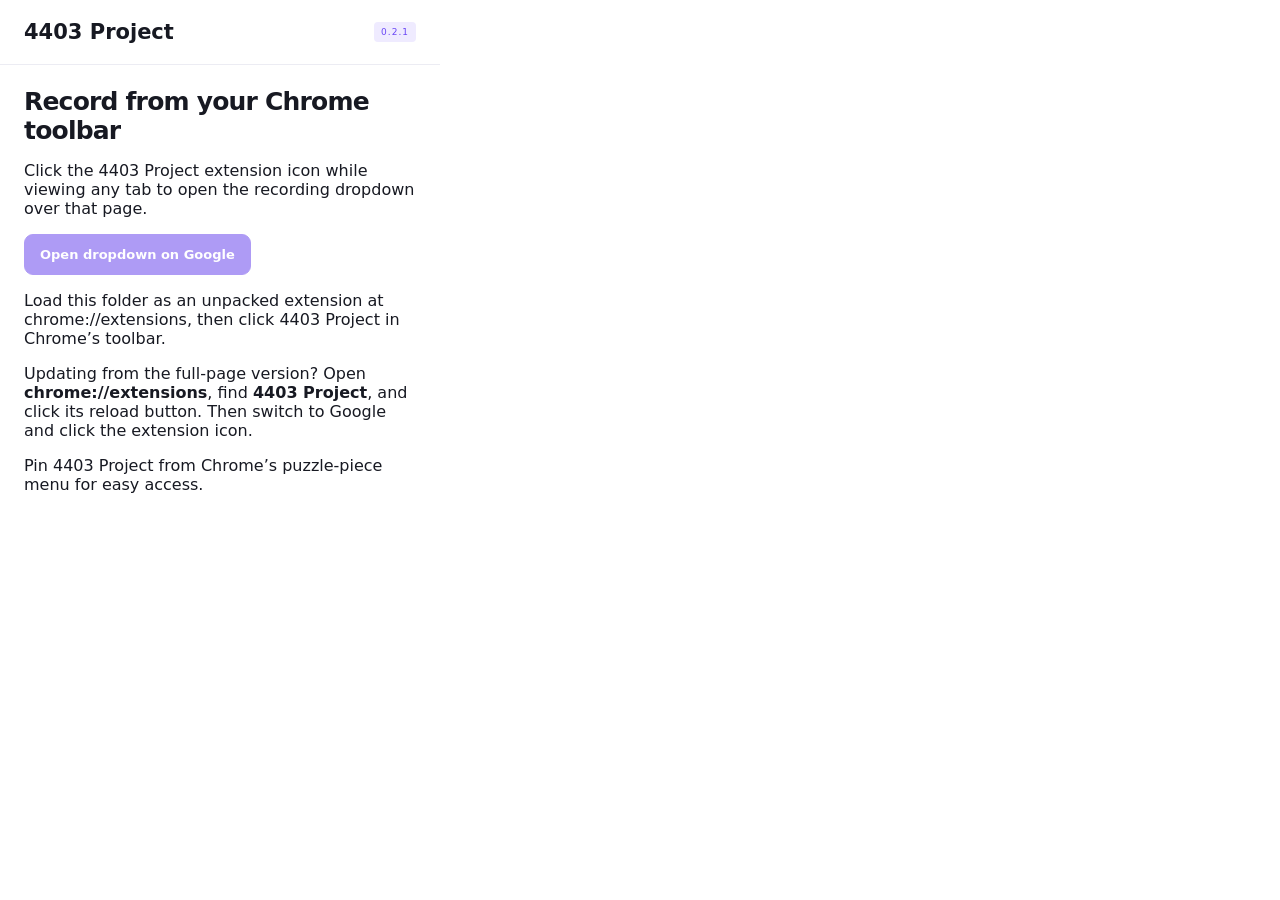
<file: index.html>
<!doctype html>
<html lang="en"><head><meta charset="utf-8"><meta name="viewport" content="width=device-width,initial-scale=1"><title>4403 Project · Open dropdown</title><link rel="stylesheet" href="styles.css"></head>
<body><header><strong>4403 Project</strong><span class="alpha">0.2.1</span></header><main><h1>Record from your Chrome toolbar</h1><p>Click the 4403 Project extension icon while viewing any tab to open the recording dropdown over that page.</p><button id="open-dropdown" class="primary">Open dropdown on Google</button><p id="result" role="status"></p><p>Updating from the full-page version? Open <strong>chrome://extensions</strong>, find <strong>4403 Project</strong>, and click its reload button. Then switch to Google and click the extension icon.</p><p>Pin 4403 Project from Chrome’s puzzle-piece menu for easy access.</p></main><script src="launcher.js" type="module"></script></body></html>
</file>
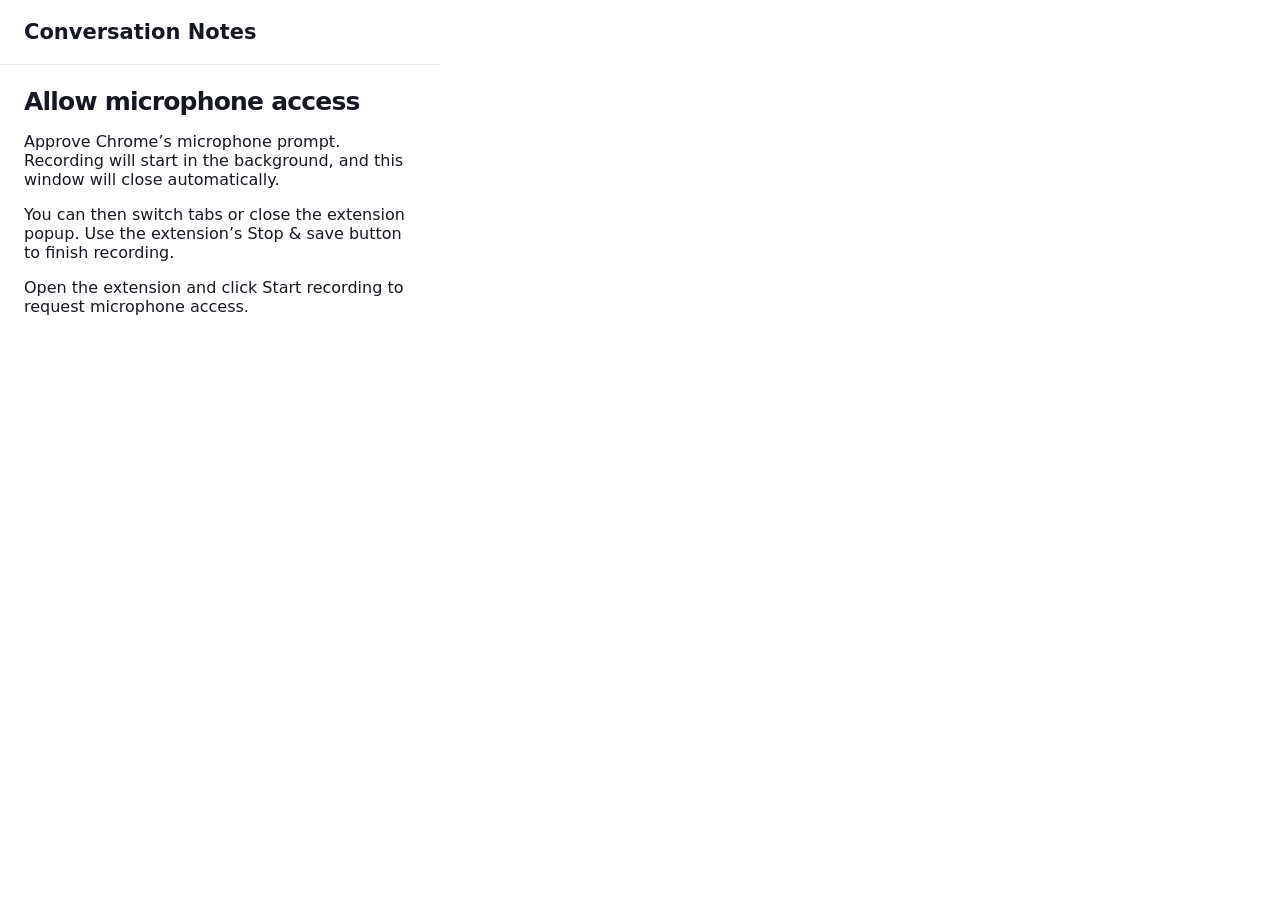
<file: microphone.html>
<!doctype html><html lang="en"><head><meta charset="utf-8"><meta name="viewport" content="width=device-width,initial-scale=1"><title>Conversation Notes · Microphone permission</title><link rel="stylesheet" href="styles.css"></head><body><header><strong>Conversation Notes</strong></header><main><h1>Allow microphone access</h1><p>Approve Chrome’s microphone prompt. Recording will start in the background, and this window will close automatically.</p><p>You can then switch tabs or close the extension popup. Use the extension’s Stop &amp; save button to finish recording.</p><button id="allow" class="primary" hidden>Retry microphone access</button><p id="result" role="status">Waiting for microphone permission…</p></main><script src="microphone.js"></script></body></html>
</file>
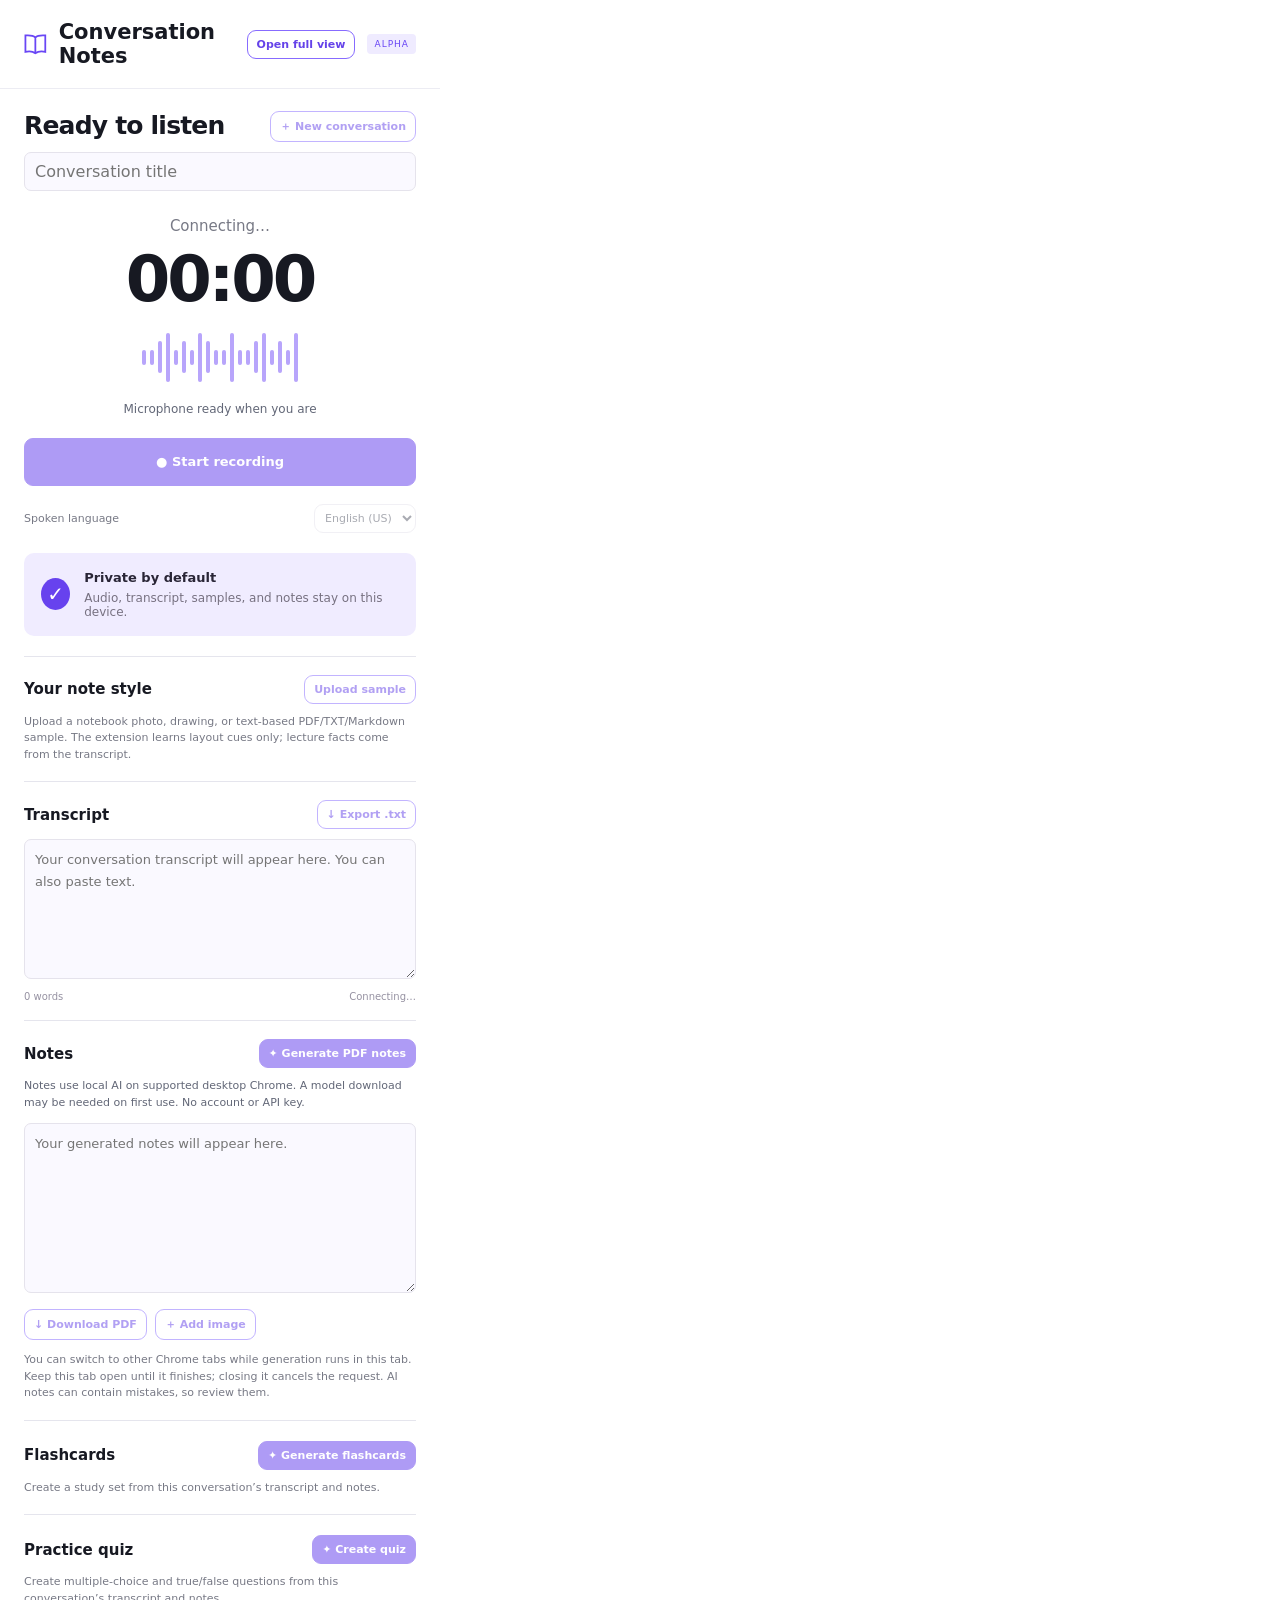
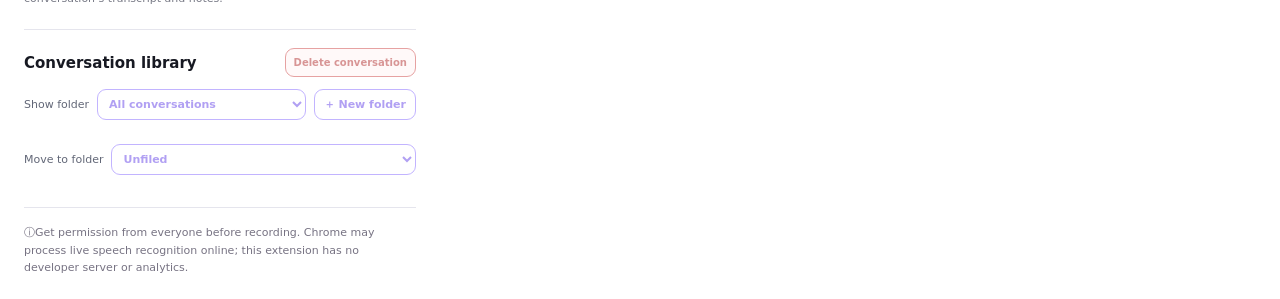
<file: popup.html>
<!doctype html>
<html lang="en"><head><meta charset="utf-8"><meta name="viewport" content="width=device-width,initial-scale=1"><title>Conversation Notes</title><link rel="stylesheet" href="styles.css"></head>
<body>
<header><svg class="book" viewBox="0 0 32 32" fill="none" stroke="currentColor" stroke-width="2.5" aria-hidden="true"><path d="M16 7C12 3 6 4 2 4v23c5-1 10-1 14 2 4-3 9-3 14-2V4c-4 0-10-1-14 3Zm0 0v22"/></svg><strong>Conversation Notes</strong><button id="open-full-view" class="small" type="button">Open full view</button><span class="alpha">ALPHA</span></header>
<main>
  <div class="heading"><h1 id="heading">Ready to listen</h1><button id="new" class="small" disabled>＋ New conversation</button></div>
  <input id="title" aria-label="conversation title" maxlength="160" placeholder="Conversation title" disabled>
  <section class="capture" aria-label="Conversation recording"><div id="status" role="status">Connecting…</div><div id="timer">00:00</div><div class="wave" aria-hidden="true"><i></i><i></i><i></i><i></i><i></i><i></i><i></i><i></i><i></i><i></i><i></i><i></i><i></i><i></i><i></i><i></i><i></i><i></i><i></i><i></i></div><div id="microphone">Microphone ready when you are</div><div class="record-controls"><button id="record" class="primary" disabled>● Start recording</button><button id="pause" hidden>Ⅱ Pause</button><button id="stop" class="primary" hidden>■ Stop & save</button></div><div class="language-row"><label for="language">Spoken language</label><select id="language" disabled><option value="en-US">English (US)</option><option value="en-GB">English (UK)</option><option value="es-ES">Spanish</option><option value="fr-FR">French</option><option value="de-DE">German</option><option value="hi-IN">Hindi</option></select></div></section>
  <p id="message" class="message" role="alert" hidden></p><button id="setup" class="small" hidden>Enable microphone access</button>
  <div class="notice"><span class="check">✓</span><div><strong>Private by default</strong><p>Audio, transcript, samples, and notes stay on this device.</p></div></div>
  <section class="style-area"><div class="section-heading"><h2>Your note style</h2><button id="upload-style" class="small" type="button" disabled>Upload sample</button><input id="style-file" type="file" accept=".jpg,.jpeg,.png,.webp,.txt,.md,.pdf,image/jpeg,image/png,image/webp,text/plain,text/markdown,application/pdf" hidden></div><p id="style-status" class="help">Upload a notebook photo, drawing, or text-based PDF/TXT/Markdown sample. The extension learns layout cues only; lecture facts come from the transcript.</p><figure id="sample-preview" hidden><img id="sample-image" alt="Your uploaded notes style reference"><figcaption id="sample-caption"></figcaption></figure><button id="clear-style" class="small" hidden>Remove sample</button></section>
  <section class="transcript-area"><div class="section-heading"><h2>Transcript</h2><button id="export" class="small" disabled>↓ Export .txt</button></div><textarea id="transcript" aria-label="Editable transcript" placeholder="Your conversation transcript will appear here. You can also paste text." disabled></textarea><p id="interim" aria-live="polite"></p><div class="editor-footer"><span id="words">0 words</span><span id="saved">Connecting…</span></div></section>
  <section class="notes-area"><div class="section-heading"><h2>Notes</h2><button id="generate" class="small primary" disabled>✦ Generate PDF notes</button></div><div id="ai-status" class="help" role="status" aria-live="polite">Notes use local AI on supported desktop Chrome. A model download may be needed on first use. No account or API key.</div><progress id="ai-progress" max="100" aria-label="Local AI model download" hidden></progress><button id="cancel-ai" class="small" hidden>Cancel</button><pre id="notes-live" class="notes-live" aria-label="Notes being written" hidden></pre><textarea id="notes" aria-label="Editable generated notes" placeholder="Your generated notes will appear here." disabled></textarea><div class="pdf-actions"><button id="download-pdf" class="small" disabled>↓ Download PDF</button><button id="add-figure" class="small" disabled>＋ Add image</button><input id="figure-file" type="file" accept="image/jpeg,image/png,image/webp" hidden></div><div id="figures" aria-label="Images included in the PDF"></div><p class="help">You can switch to other Chrome tabs while generation runs in this tab. Keep this tab open until it finishes; closing it cancels the request. AI notes can contain mistakes, so review them.</p></section>
  <section class="flashcards-area"><div class="section-heading"><h2>Flashcards</h2><button id="generate-flashcards" class="small primary" disabled>✦ Generate flashcards</button></div><p id="flashcards-status" class="help" role="status" aria-live="polite">Create a study set from this conversation’s transcript and notes.</p><div id="flashcard-study" hidden><button id="flashcard-card" class="flashcard" type="button" aria-label="Flashcard. Click to reveal the answer." aria-pressed="false"><span class="flashcard-label" id="flashcard-label">TERM / QUESTION</span><span class="flashcard-text" id="flashcard-text"></span><span class="flashcard-hint" id="flashcard-hint">Click card to flip</span></button><div class="flashcard-progress"><span id="flashcard-count"></span><span id="flashcard-side">Front</span></div><div class="flashcard-controls"><button id="flashcard-prev" class="small">← Previous</button><button id="flashcard-shuffle" class="small">⇄ Shuffle</button><button id="flashcard-next" class="small">Next →</button></div><button id="export-flashcards" class="small">↓ Export set</button></div></section>
  <section class="quiz-area"><div class="section-heading"><h2>Practice quiz</h2><button id="generate-quiz" class="small primary" disabled>✦ Create quiz</button></div><p id="quiz-status" class="help" role="status" aria-live="polite">Create multiple-choice and true/false questions from this conversation’s transcript and notes.</p><div id="quiz-game" hidden><div class="quiz-progress"><span id="quiz-count"></span><span id="quiz-score"></span></div><h3 id="quiz-question"></h3><div id="quiz-options" role="group" aria-label="Answer choices"></div><p id="quiz-feedback" class="quiz-feedback" role="status" aria-live="polite" hidden></p><div class="quiz-controls"><button id="quiz-prev" class="small">← Previous</button><button id="quiz-submit" class="small primary">Check answer</button><button id="quiz-next" class="small">Next →</button></div><div id="quiz-results" class="quiz-results" hidden><strong id="quiz-result-score"></strong><p id="quiz-result-message"></p><button id="quiz-retake" class="small">↻ Retake quiz</button></div></div></section>
  <section id="audio-area" hidden><h2>Conversation audio</h2><audio id="audio" controls></audio><button id="download-audio" class="small">↓ Download audio</button></section>
  <section class="library"><div class="section-heading"><h2>Conversation library</h2><button id="delete" class="danger" disabled>Delete conversation</button></div><div class="folder-toolbar"><label for="folder-filter">Show folder</label><select id="folder-filter" disabled><option value="all">All conversations</option></select><button id="create-folder" class="small" disabled>＋ New folder</button></div><div class="folder-actions"><button id="rename-folder" class="small" hidden>Rename folder</button><button id="delete-folder" class="small danger" hidden>Delete folder</button></div><div class="folder-toolbar"><label for="conversation-folder">Move to folder</label><select id="conversation-folder" disabled><option value="">Unfiled</option></select></div><p id="library-empty" class="help" hidden>No conversations in this folder.</p><nav id="lectures" aria-label="Saved conversations"></nav></section>
  <footer><span>ⓘ</span>Get permission from everyone before recording. Chrome may process live speech recognition online; this extension has no developer server or analytics.</footer>
</main><script src="popup.js" type="module"></script></body></html>
</file>
<file: styles.css>
:root{font-family:Inter,ui-sans-serif,system-ui,sans-serif;color:#171922;background:#fff}*{box-sizing:border-box}body{margin:0;width:440px;max-height:590px;overflow-y:auto}header{display:flex;align-items:center;gap:12px;padding:20px 24px;border-bottom:1px solid #ececf3;position:sticky;top:0;z-index:1;background:#fff}header strong{font-size:21px}.book{color:#6946f5;width:30px;height:30px}.alpha{margin-left:auto;font-size:9px;letter-spacing:1px;background:#efebff;color:#6946f5;padding:5px 7px;border-radius:4px}main{padding:22px 24px}.heading,.section-heading{display:flex;gap:12px;align-items:start;justify-content:space-between}.section-heading{align-items:center;margin:18px 0 10px}h1{font-size:25px;letter-spacing:-.8px;margin:0 0 12px;font-weight:750}h2{font-size:15px;margin:0}label,.help{font-size:11px;color:#777985}input,textarea{font:13px system-ui;width:100%;color:#3d4050;border:1px solid #e5e3ec;border-radius:7px;padding:9px 10px;background:#faf9ff}input{font-size:16px}button,select{font:13px system-ui;cursor:pointer;border:1.5px solid #876bff;border-radius:9px;background:#fff;color:#6543e9;padding:12px 15px;font-weight:600}button:hover{background:#f3efff}button:disabled,select:disabled{opacity:.5;cursor:not-allowed}.primary{background:#6039ec;color:#fff;border-color:#6039ec}.small{font-size:11px;padding:7px 9px;white-space:nowrap}.capture{text-align:center;padding-top:26px}#status{font-size:15px;color:#777985}body.recording #status{color:#d43b35}#timer{font-size:64px;line-height:1.4;font-weight:780;letter-spacing:-3px;font-variant-numeric:tabular-nums}.wave{height:65px;display:flex;align-items:center;justify-content:center;gap:4px}.wave i{height:15px;width:4px;border-radius:4px;background:#b8a5fb}.wave i:nth-child(3n){height:32px}.wave i:nth-child(4n){height:49px}.recording:not(.paused) .wave i{background:#9577f7;animation:pulse .75s ease-in-out infinite alternate}@keyframes pulse{to{height:9px}}#microphone{font-size:12px;color:#626777;margin:12px 0 22px}.record-controls{display:flex;gap:12px;justify-content:center}.record-controls button{flex:1;min-height:48px}.language-row{display:flex;justify-content:space-between;align-items:center;margin:18px 0}.language-row label{margin:0}.language-row select{font-size:11px;padding:6px;border-color:#e5e3ec;color:#565a68;font-weight:400}.notice{display:flex;align-items:center;gap:14px;background:#f0ecff;border-radius:10px;padding:17px;margin:20px 0;color:#292536;font-size:13px}.notice p{margin:6px 0 0;color:#777181;font-size:12px}.check{border-radius:50%;background:#6742ee;color:#fff;width:32px;height:32px;display:grid;place-items:center;font-size:20px}.style-area,.transcript-area,.notes-area{border-top:1px solid #e5e5ed;margin-top:18px}.upload{display:inline-flex;align-items:center;margin:0}.help{line-height:1.5;margin:6px 0 12px}textarea{min-height:140px;resize:vertical;line-height:1.7}#notes{min-height:170px}#interim{font-size:12px;color:#8a7eab;font-style:italic;margin:8px 0}.editor-footer{display:flex;justify-content:space-between;font-size:10px;color:#9692a2}.message{background:#fff1dc;color:#765623;font-size:12px;line-height:1.6;padding:12px;border-radius:8px}#setup{margin-top:5px}.library{border-top:1px solid #e5e5ed;margin-top:22px}.danger{border-color:#cf4747;background:#fff5f5;color:#b32e2e;font-size:10px;padding:8px}nav{max-height:150px;overflow:auto}nav button{display:block;width:100%;text-align:left;color:#53515f;border:0;margin:4px 0;padding:10px;font-weight:400}nav button.active{background:#f0ecff;color:#6039ec}nav strong{display:block;overflow:hidden;text-overflow:ellipsis;white-space:nowrap;font-size:12px}nav small{display:block;font-size:10px;color:#8b8596;margin-top:4px}audio{width:100%;height:35px;margin:10px 0}footer{border-top:1px solid #e5e5ed;padding-top:16px;margin-top:20px;font-size:11px;line-height:1.6;color:#777383}button:focus-visible,input:focus-visible,textarea:focus-visible,select:focus-visible{outline:2px solid #7152ed;outline-offset:3px}[hidden]{display:none!important}@media(prefers-reduced-motion:reduce){.wave i{animation:none!important}}

.folder-toolbar{display:flex;align-items:center;gap:8px;margin:12px 0}.folder-toolbar label{flex-shrink:0}.folder-toolbar select{min-width:0;flex:1;padding:7px;font-size:11px}.folder-actions{display:flex;gap:8px;flex-wrap:wrap}.folder-toolbar select option{color:#3d4050}.folder-toolbar label{color:#626777}

#ai-progress{width:100%;height:8px;accent-color:#6039ec;margin:4px 0 10px}#cancel-ai{margin-bottom:10px}#ai-status{color:#626777;min-height:32px}

#sample-preview{margin:10px 0}#sample-image{display:block;max-width:100%;max-height:220px;object-fit:contain;border:1px solid #e5e3ec;border-radius:8px}#sample-caption{font-size:11px;color:#777985;margin-top:6px;overflow-wrap:anywhere}#clear-style{margin-bottom:10px}

.pdf-actions{display:flex;gap:8px;margin:12px 0;flex-wrap:wrap}.notes-live{white-space:pre-wrap;font:12px/1.6 system-ui;background:#faf9ff;padding:12px;max-height:220px;overflow:auto;border-radius:8px}.note-figure{margin:12px 0;padding:10px;border:1px solid #e5e3ec;border-radius:8px}.note-figure img{display:block;max-width:100%;max-height:160px;object-fit:contain;margin-bottom:8px}.note-figure input{font-size:12px;margin-bottom:8px}
.flashcards-area{border-top:1px solid #e5e5ed;margin-top:18px;padding-top:2px}.flashcard{width:100%;min-height:185px;margin:8px 0 6px;padding:22px;display:flex;flex-direction:column;align-items:center;justify-content:center;gap:13px;border:1px solid #e4def8;border-radius:14px;background:linear-gradient(145deg,#faf8ff,#f1edff);color:#252139;text-align:center;white-space:normal;box-shadow:0 5px 18px #34226b12}.flashcard:hover{background:linear-gradient(145deg,#f7f3ff,#eae4ff)}.flashcard.is-flipped{background:linear-gradient(145deg,#f4f9ff,#eaf3ff);border-color:#d7e6fa}.flashcard-label{font-size:10px;letter-spacing:1.4px;color:#765de0;text-transform:uppercase}.flashcard-text{font-size:17px;line-height:1.5;font-weight:650;overflow-wrap:anywhere}.flashcard-hint{font-size:10px;color:#89849a;font-weight:400}.flashcard-progress{display:flex;justify-content:space-between;color:#777383;font-size:11px;margin:0 2px 10px}.flashcard-controls{display:flex;gap:7px;margin-bottom:9px}.flashcard-controls button{flex:1;padding:9px 7px}.flashcards-area #export-flashcards{display:block;margin-left:auto}.flashcards-area .stale{color:#875516;background:#fff6e7;border-radius:7px;padding:9px}
.quiz-area{border-top:1px solid #e5e5ed;margin-top:18px;padding-top:2px}.quiz-area .stale{color:#875516;background:#fff6e7;border-radius:7px;padding:9px}.quiz-progress{display:flex;justify-content:space-between;font-size:11px;color:#777383;margin:8px 0}.quiz-area h3{font-size:15px;line-height:1.5;margin:10px 0}.quiz-option{display:block;width:100%;text-align:left;margin:7px 0;padding:10px 12px;border-color:#e5e3ec;color:#454252;font-weight:450;white-space:normal;line-height:1.4}.quiz-option.selected{border-color:#7958ed;background:#f1edff;color:#4d32bb}.quiz-option.correct{border-color:#53a77c;background:#edfaf2;color:#22623e}.quiz-option.incorrect{border-color:#d67b7b;background:#fff0f0;color:#923535}.quiz-option:disabled{opacity:1;cursor:default}.quiz-feedback{padding:10px 12px;border-radius:8px;font-size:12px;line-height:1.5;background:#f3f2f7;color:#454252}.quiz-feedback.correct{background:#edfaf2;color:#22623e}.quiz-feedback.incorrect{background:#fff0f0;color:#923535}.quiz-controls{display:flex;justify-content:space-between;gap:7px;margin:12px 0}.quiz-controls #quiz-submit{flex:1}.quiz-results{background:#f6f3ff;border-radius:10px;padding:14px;margin:12px 0;text-align:center}.quiz-results strong{font-size:20px;color:#6039ec}.quiz-results p{font-size:12px;color:#646172;line-height:1.5}
body.full-view{width:min(100%,960px);max-height:none;min-height:100vh;margin:0 auto}body.full-view #open-full-view{display:none}

@media(max-width:460px){header{gap:8px;padding:16px}header strong{font-size:18px}}
</file>
